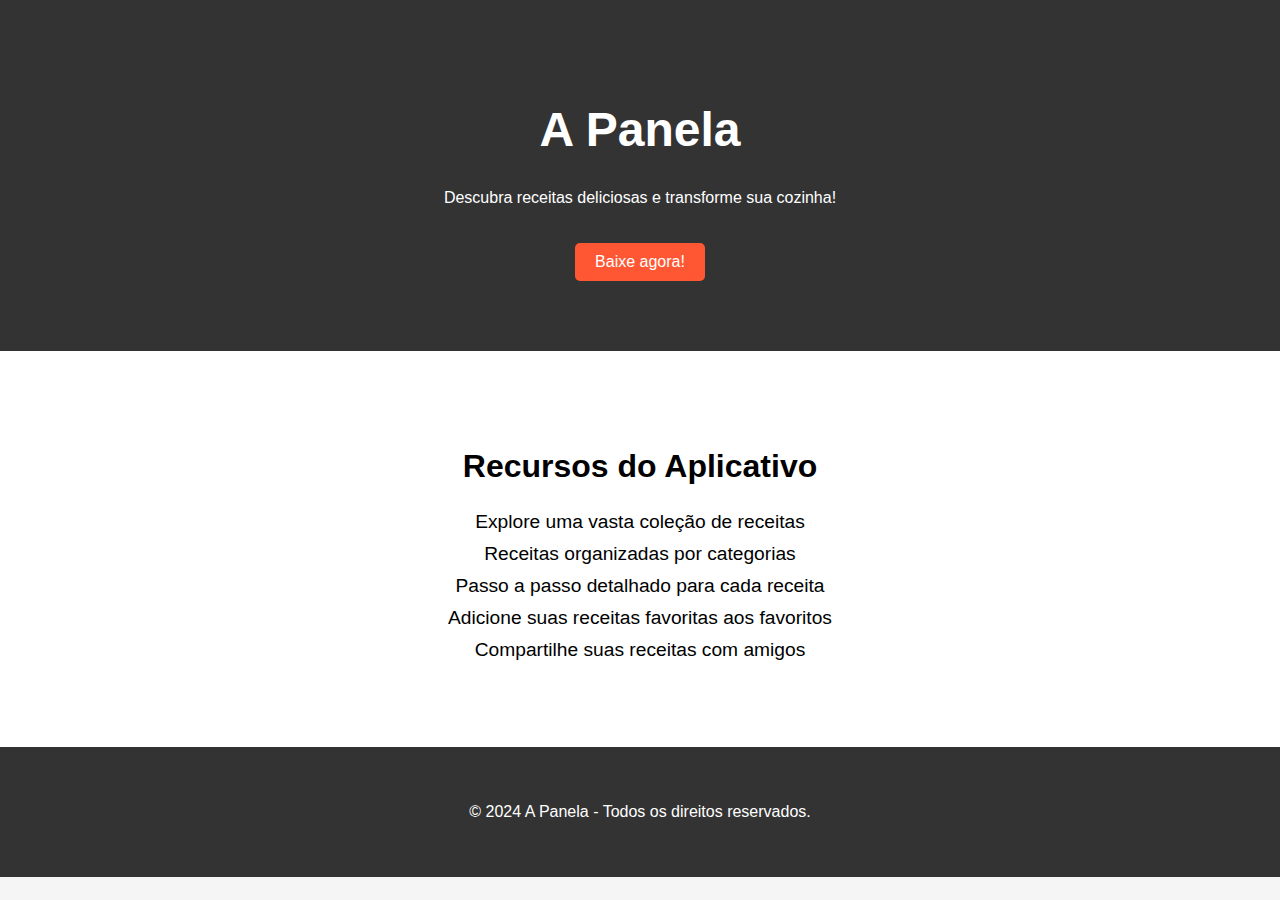
<file: index.html>
<!DOCTYPE html>
<html lang="pt-br">

<head>
    <meta charset="UTF-8">
    <meta name="viewport" content="width=device-width, initial-scale=1.0">
    <title>A Panela - Receitas Deliciosas</title>
    <link rel="stylesheet" href="style.css">
</head>

<body>
    <header>
        <div class="container">
            <h1>A Panela</h1>
            <p>Descubra receitas deliciosas e transforme sua cozinha!</p>
            <a href="https://play.google.com/store/apps/details?id=com.vertentedigital.apanela" class="btn-download">Baixe agora!</a>
        </div>
    </header>

    <section class="features">
        <div class="container">
            <h2>Recursos do Aplicativo</h2>
            <ul>
                <li>Explore uma vasta coleção de receitas</li>
                <li>Receitas organizadas por categorias</li>
                <li>Passo a passo detalhado para cada receita</li>
                <li>Adicione suas receitas favoritas aos favoritos</li>
                <li>Compartilhe suas receitas com amigos</li>
            </ul>
        </div>
    </section>

    <footer>
        <div class="container">
            <p>&copy; 2024 A Panela - Todos os direitos reservados.</p>
        </div>
    </footer>
</body>

</html>
</file>
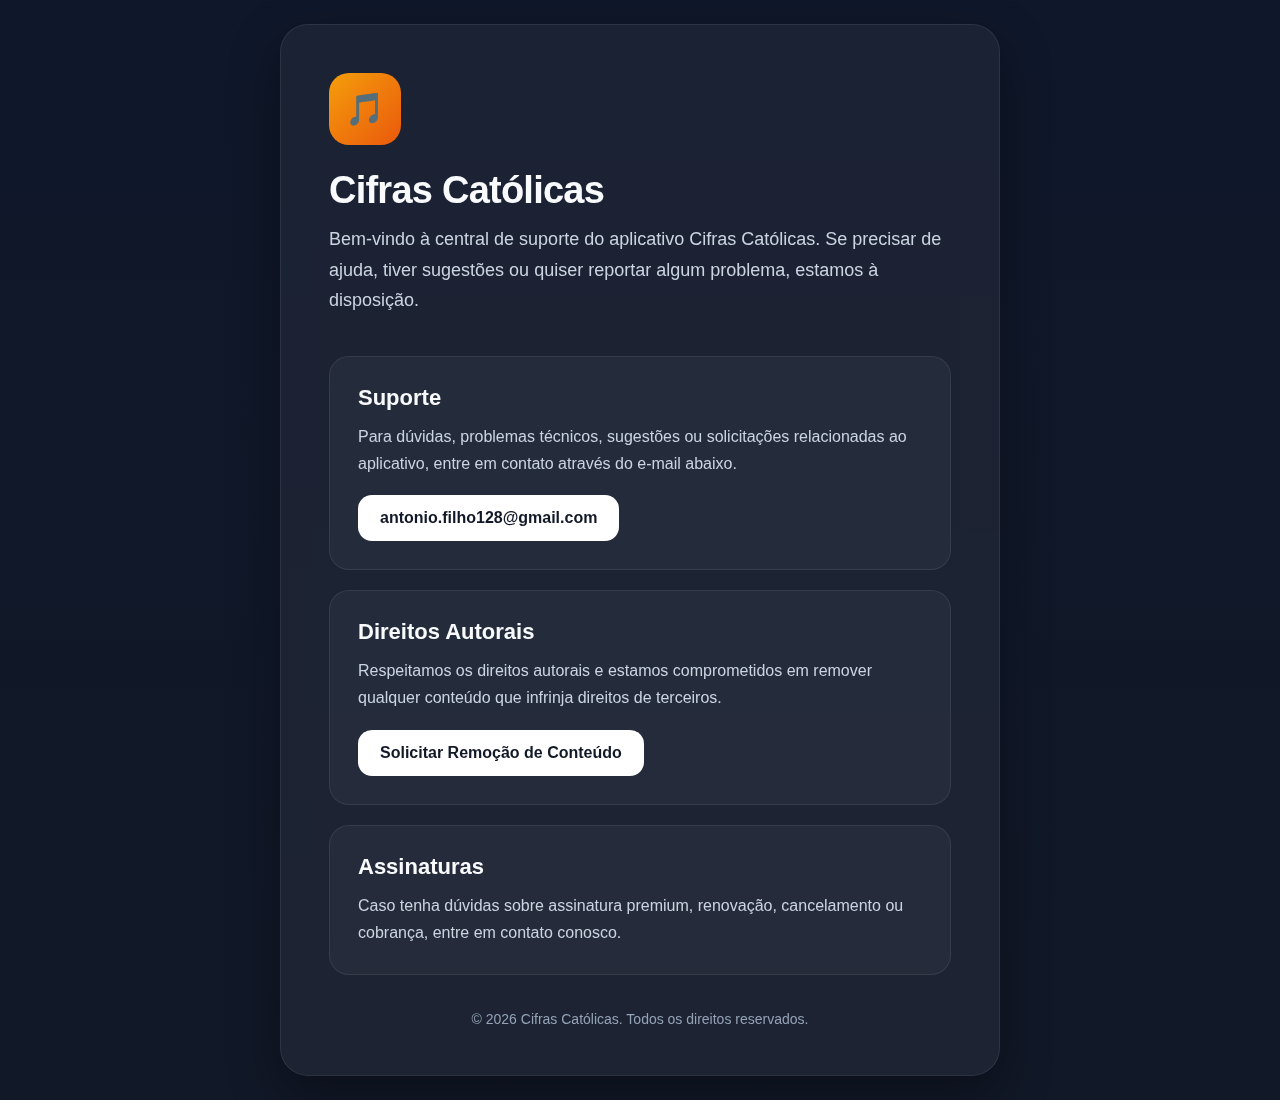
<file: cifras-catolicas-ios-support-page.html>
<!DOCTYPE html>
<html lang="pt-BR">
<head>
  <meta charset="UTF-8" />
  <meta name="viewport" content="width=device-width, initial-scale=1.0" />
  <title>Suporte - Cifras Católicas</title>
  <style>
    * {
      margin: 0;
      padding: 0;
      box-sizing: border-box;
    }

    body {
      font-family: -apple-system, BlinkMacSystemFont, "Segoe UI", Roboto, sans-serif;
      background: linear-gradient(180deg, #0f172a 0%, #111827 100%);
      color: #f8fafc;
      min-height: 100vh;
      display: flex;
      align-items: center;
      justify-content: center;
      padding: 24px;
    }

    .container {
      width: 100%;
      max-width: 720px;
      background: rgba(255, 255, 255, 0.05);
      backdrop-filter: blur(12px);
      border: 1px solid rgba(255, 255, 255, 0.08);
      border-radius: 28px;
      padding: 48px;
      box-shadow: 0 20px 50px rgba(0, 0, 0, 0.35);
    }

    .logo {
      width: 72px;
      height: 72px;
      border-radius: 20px;
      background: linear-gradient(135deg, #f59e0b, #ea580c);
      display: flex;
      align-items: center;
      justify-content: center;
      font-size: 32px;
      margin-bottom: 24px;
    }

    h1 {
      font-size: 38px;
      font-weight: 700;
      margin-bottom: 12px;
      letter-spacing: -0.02em;
    }

    .subtitle {
      color: #cbd5e1;
      font-size: 18px;
      line-height: 1.7;
      margin-bottom: 40px;
    }

    .card {
      background: rgba(255, 255, 255, 0.04);
      border: 1px solid rgba(255, 255, 255, 0.08);
      border-radius: 20px;
      padding: 28px;
      margin-bottom: 20px;
    }

    .card h2 {
      font-size: 22px;
      margin-bottom: 12px;
    }

    .card p {
      color: #cbd5e1;
      line-height: 1.7;
      font-size: 16px;
    }

    .button {
      display: inline-block;
      margin-top: 18px;
      background: #ffffff;
      color: #111827;
      text-decoration: none;
      padding: 14px 22px;
      border-radius: 14px;
      font-weight: 600;
      transition: all 0.2s ease;
    }

    .button:hover {
      transform: translateY(-2px);
      opacity: 0.95;
    }

    .footer {
      margin-top: 36px;
      text-align: center;
      color: #94a3b8;
      font-size: 14px;
    }

    @media (max-width: 640px) {
      .container {
        padding: 32px 24px;
      }

      h1 {
        font-size: 30px;
      }

      .subtitle {
        font-size: 16px;
      }
    }
  </style>
</head>
<body>
  <div class="container">
    <div class="logo">🎵</div>

    <h1>Cifras Católicas</h1>

    <p class="subtitle">
      Bem-vindo à central de suporte do aplicativo Cifras Católicas.
      Se precisar de ajuda, tiver sugestões ou quiser reportar algum problema,
      estamos à disposição.
    </p>

    <div class="card">
      <h2>Suporte</h2>
      <p>
        Para dúvidas, problemas técnicos, sugestões ou solicitações relacionadas ao aplicativo,
        entre em contato através do e-mail abaixo.
      </p>

      <a class="button" href="mailto:antonio.filho128@gmail.com">
        antonio.filho128@gmail.com
      </a>
    </div>

    <div class="card">
      <h2>Direitos Autorais</h2>
      <p>
        Respeitamos os direitos autorais e estamos comprometidos em remover qualquer conteúdo
        que infrinja direitos de terceiros.
      </p>

      <a class="button" href="mailto:antonio.filho128@gmail.com?subject=Solicitação%20de%20Remoção%20de%20Conteúdo">
        Solicitar Remoção de Conteúdo
      </a>
    </div>

    <div class="card">
      <h2>Assinaturas</h2>
      <p>
        Caso tenha dúvidas sobre assinatura premium, renovação, cancelamento ou cobrança,
        entre em contato conosco.
      </p>
    </div>

    <div class="footer">
      © 2026 Cifras Católicas. Todos os direitos reservados.
    </div>
  </div>
</body>
</html>
</file>
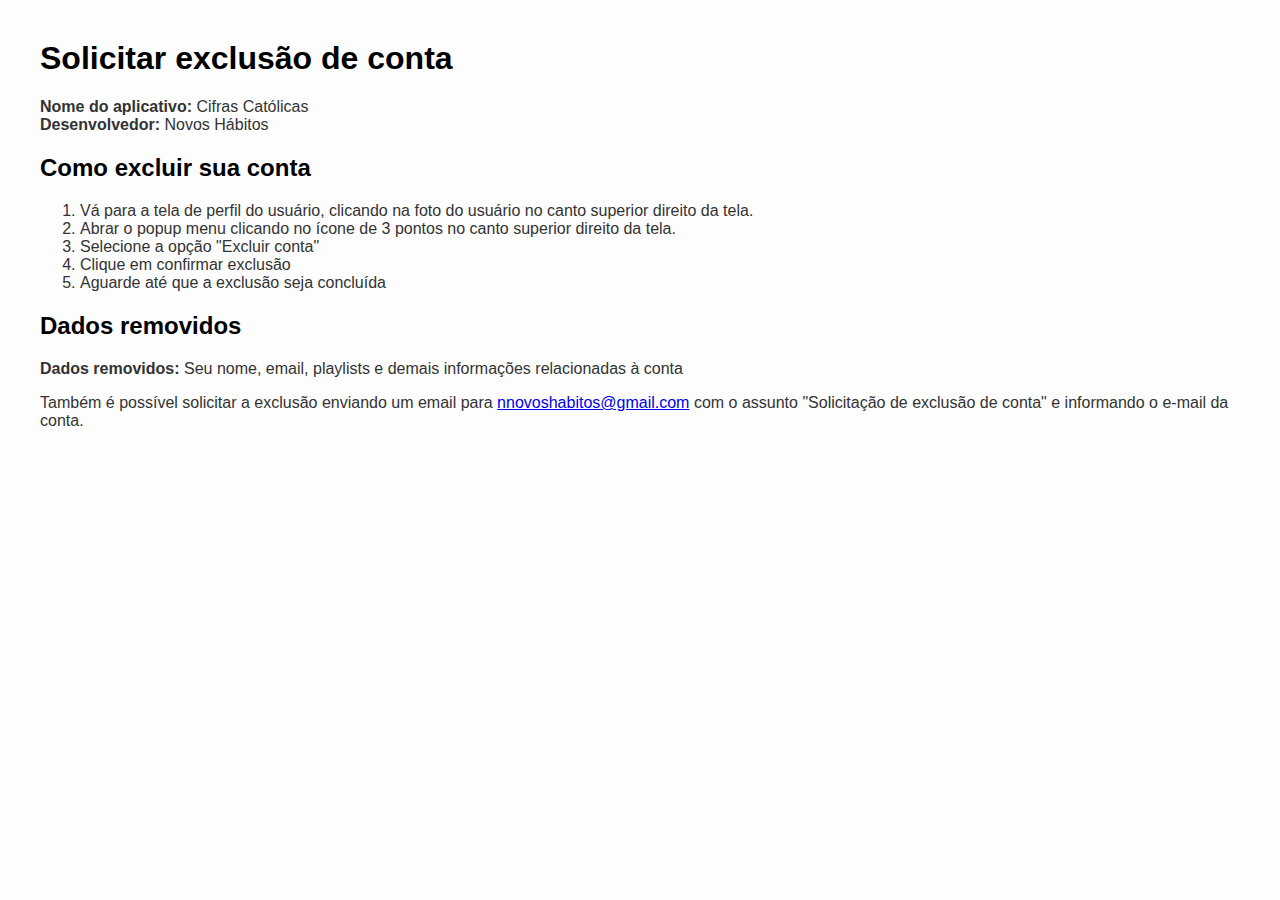
<file: delete-cifras-catolicas.html>
<!DOCTYPE html>
<html lang="pt-BR">
<head>
    <meta charset="UTF-8">
    <title>Solicitar exclusão de conta</title>
    <style>
        body {
            font-family: Arial, sans-serif;
            margin: 40px;
            background-color: #fdfdfd;
            color: #333;
        }
        h1, h2 {
            color: #000;
        }
        ul {
            padding-left: 20px;
        }
    </style>
</head>
<body>

    <h1>Solicitar exclusão de conta</h1>

    <p><strong>Nome do aplicativo:</strong> Cifras Católicas<br>
    <strong>Desenvolvedor:</strong> Novos Hábitos</p>

    <h2>Como excluir sua conta</h2>
    <ol>
        <li>Vá para a tela de perfil do usuário, clicando na foto do usuário no canto superior direito da tela.</li>
        <li>Abrar o popup menu clicando no ícone de 3 pontos no canto superior direito da tela.</li>
        <li>Selecione a opção "Excluir conta"</li>
        <li>Clique em confirmar exclusão</li>
        <li>Aguarde até que a exclusão seja concluída</li>
    </ol>

    <h2>Dados removidos</h2>
    <p><strong>Dados removidos:</strong> Seu nome, email, playlists e demais informações relacionadas à conta</p>

    <p>Também é possível solicitar a exclusão enviando um email para <a href="mailto:nnovoshabitos@gmail.com">nnovoshabitos@gmail.com</a> com o assunto "Solicitação de exclusão de conta" e informando o e-mail da conta.</p>

</body>
</html>
</file>
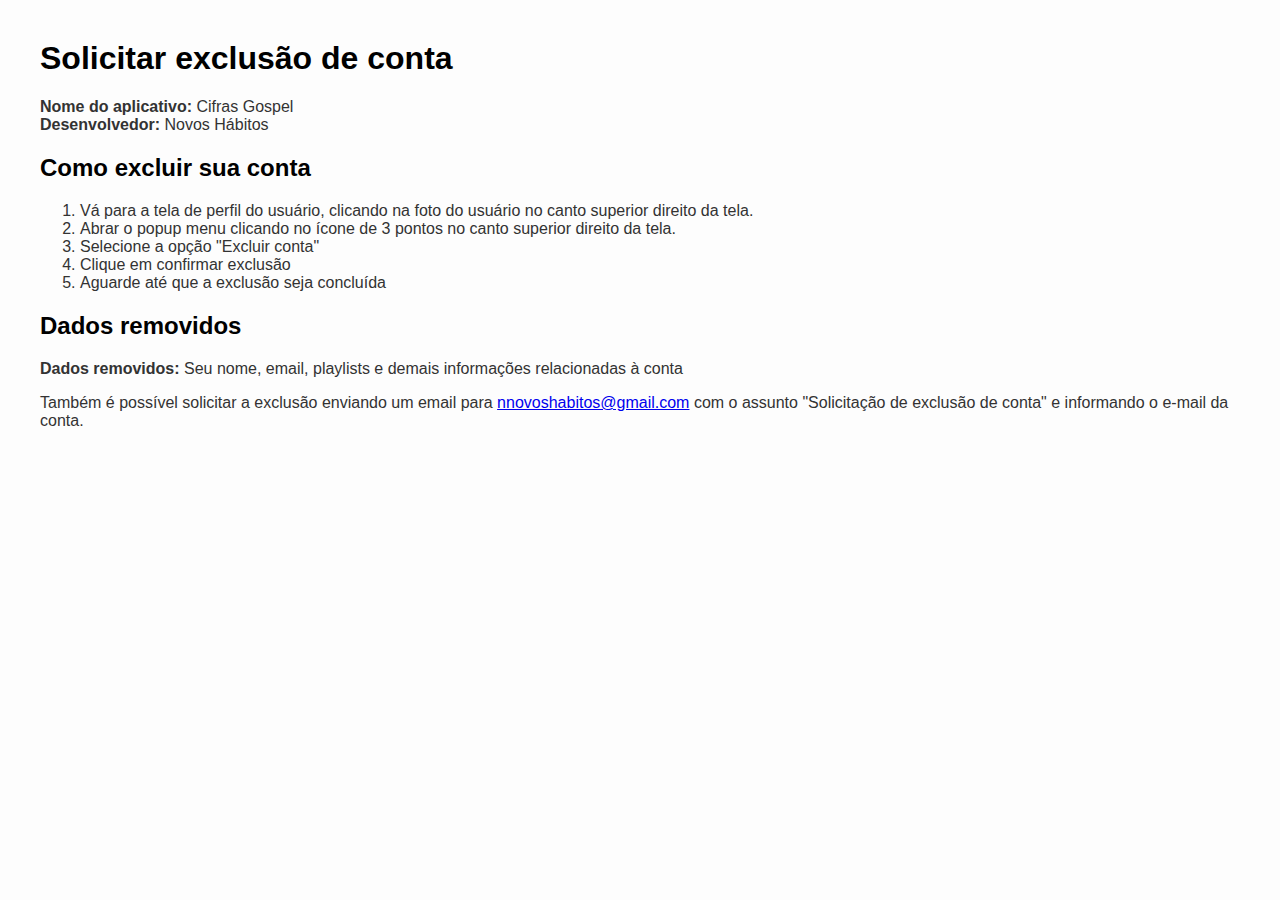
<file: delete-cifras-gospel.html>
<!DOCTYPE html>
<html lang="pt-BR">
<head>
    <meta charset="UTF-8">
    <title>Solicitar exclusão de conta</title>
    <style>
        body {
            font-family: Arial, sans-serif;
            margin: 40px;
            background-color: #fdfdfd;
            color: #333;
        }
        h1, h2 {
            color: #000;
        }
        ul {
            padding-left: 20px;
        }
    </style>
</head>
<body>

    <h1>Solicitar exclusão de conta</h1>

    <p><strong>Nome do aplicativo:</strong> Cifras Gospel<br>
    <strong>Desenvolvedor:</strong> Novos Hábitos</p>

    <h2>Como excluir sua conta</h2>
    <ol>
        <li>Vá para a tela de perfil do usuário, clicando na foto do usuário no canto superior direito da tela.</li>
        <li>Abrar o popup menu clicando no ícone de 3 pontos no canto superior direito da tela.</li>
        <li>Selecione a opção "Excluir conta"</li>
        <li>Clique em confirmar exclusão</li>
        <li>Aguarde até que a exclusão seja concluída</li>
    </ol>

    <h2>Dados removidos</h2>
    <p><strong>Dados removidos:</strong> Seu nome, email, playlists e demais informações relacionadas à conta</p>

    <p>Também é possível solicitar a exclusão enviando um email para <a href="mailto:nnovoshabitos@gmail.com">nnovoshabitos@gmail.com</a> com o assunto "Solicitação de exclusão de conta" e informando o e-mail da conta.</p>

</body>
</html>
</file>
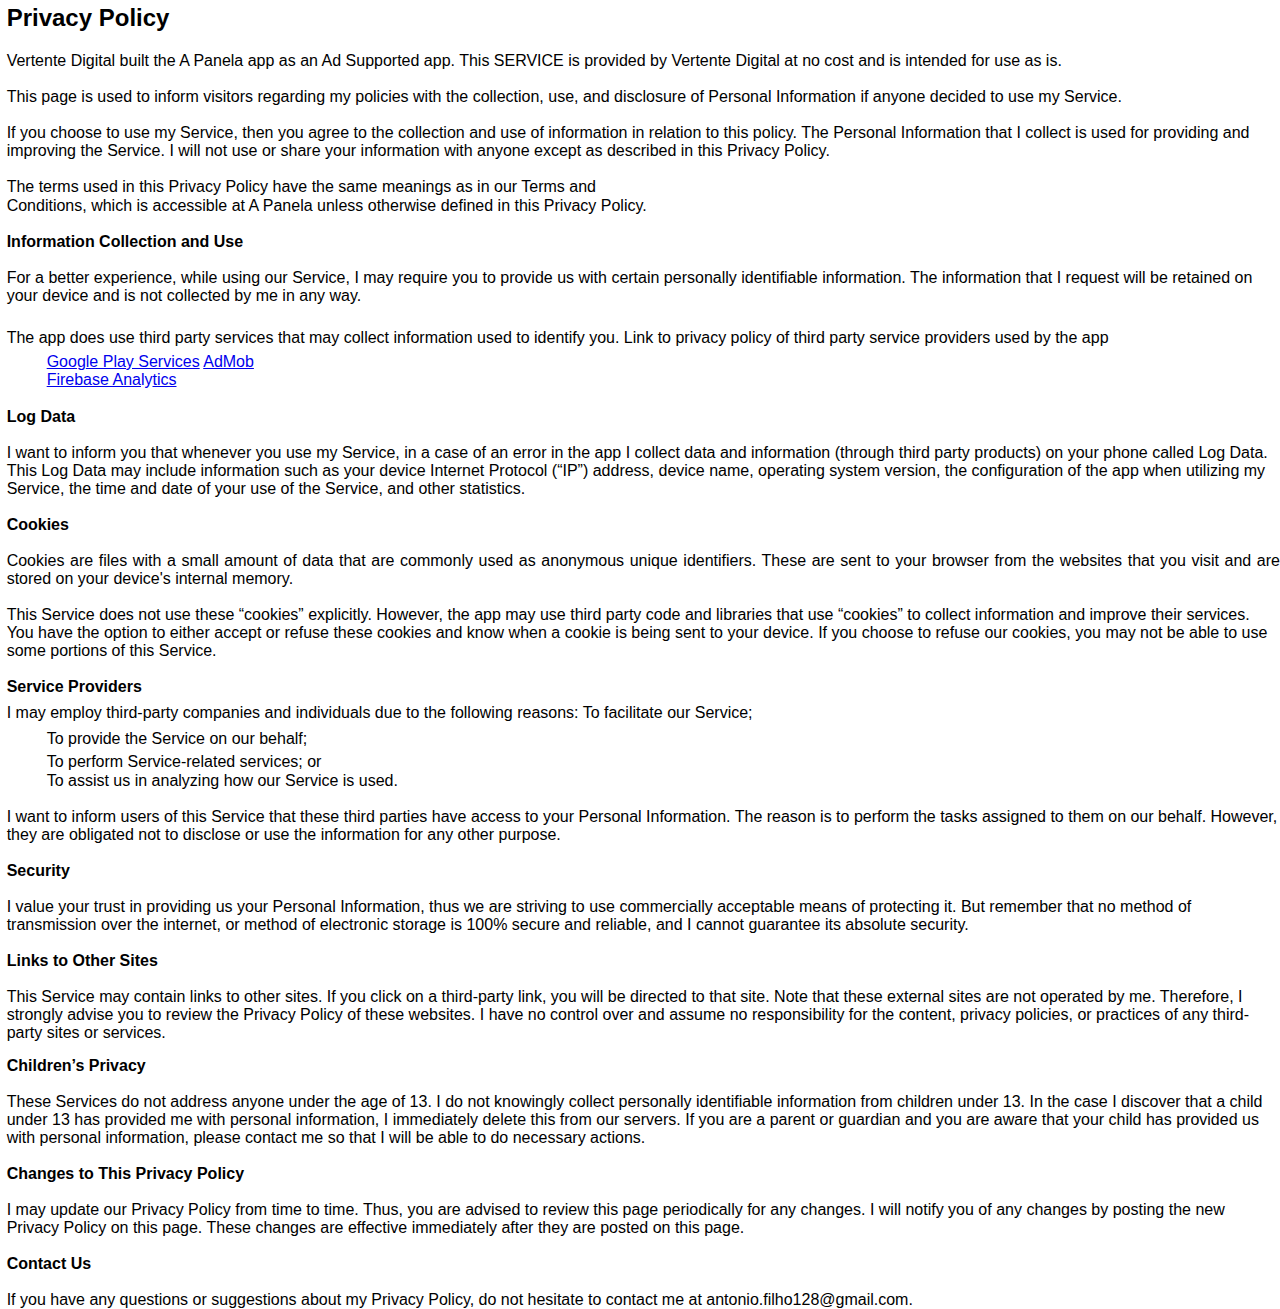
<file: privacy-policy-apanela.html>
<!DOCTYPE  html PUBLIC "-//W3C//DTD XHTML 1.0 Transitional//EN" "http://www.w3.org/TR/xhtml1/DTD/xhtml1-transitional.dtd">
<html xmlns="http://www.w3.org/1999/xhtml" xml:lang="en" lang="en"><head><meta http-equiv="Content-Type" content="text/html; charset=utf-8"/><title>file_1687438810718</title><style type="text/css"> * {margin:0; padding:0; text-indent:0; }
 h1 { color: black; font-family:Arial, sans-serif; font-style: normal; font-weight: bold; text-decoration: none; font-size: 18pt; }
 p { color: black; font-family:Arial, sans-serif; font-style: normal; font-weight: normal; text-decoration: none; font-size: 12pt; margin:0pt; }
 h2 { color: black; font-family:Arial, sans-serif; font-style: normal; font-weight: bold; text-decoration: none; font-size: 12pt; }
 .a, a { color: #0000ED; font-family:Arial, sans-serif; font-style: normal; font-weight: normal; text-decoration: underline; font-size: 12pt; }
 .s1 { color: #0000ED; font-family:Arial, sans-serif; font-style: normal; font-weight: normal; text-decoration: none; font-size: 12pt; }
 .s3 { color: black; font-family:Arial, sans-serif; font-style: normal; font-weight: normal; text-decoration: none; font-size: 12pt; }
</style></head><body><h1 style="padding-top: 3pt;padding-left: 5pt;text-indent: 0pt;text-align: left;">Privacy Policy</h1><p style="padding-top: 15pt;padding-left: 5pt;text-indent: 0pt;text-align: left;">Vertente Digital built the A Panela app as an Ad Supported app. This SERVICE is provided by Vertente Digital at no cost and is intended for use as is.</p><p style="text-indent: 0pt;text-align: left;"><br/></p><p style="padding-left: 5pt;text-indent: 0pt;text-align: left;">This page is used to inform visitors regarding my policies with the collection, use, and disclosure of Personal Information if anyone decided to use my Service.</p><p style="text-indent: 0pt;text-align: left;"><br/></p><p style="padding-left: 5pt;text-indent: 0pt;text-align: left;">If you choose to use my Service, then you agree to the collection and use of information in relation to this policy. The Personal Information that I collect is used for providing and</p><p style="padding-left: 5pt;text-indent: 0pt;text-align: left;">improving the Service. I will not use or share your information with anyone except as described in this Privacy Policy.</p><p style="text-indent: 0pt;text-align: left;"><br/></p><p style="padding-left: 5pt;text-indent: 0pt;line-height: 14pt;text-align: left;">The terms used in this Privacy Policy have the same meanings as in our Terms and</p><p style="padding-left: 5pt;text-indent: 0pt;line-height: 14pt;text-align: left;">Conditions, which is accessible at A Panela unless otherwise defined in this Privacy Policy.</p><p style="text-indent: 0pt;text-align: left;"><br/></p><h2 style="padding-left: 5pt;text-indent: 0pt;text-align: left;">Information Collection and Use</h2><p style="text-indent: 0pt;text-align: left;"><br/></p><p style="padding-left: 5pt;text-indent: 0pt;text-align: left;">For a better experience, while using our Service, I may require you to provide us with certain personally identifiable information. The information that I request will be retained on your device and is not collected by me in any way.</p><p style="text-indent: 0pt;text-align: left;"><br/></p><p style="padding-left: 5pt;text-indent: 0pt;line-height: 185%;text-align: left;">The app does use third party services that may collect information used to identify you. Link to privacy policy of third party service providers used by the app</p><p style="text-indent: 0pt;text-align: left;"/><p style="text-indent: 0pt;text-align: left;"/><p style="padding-left: 35pt;text-indent: 0pt;text-align: left;"><a href="https://www.google.com/policies/privacy/" class="a" target="_blank">Goo</a><a href="https://www.google.com/policies/privacy/" class="s1" target="_blank">g</a><a href="https://www.google.com/policies/privacy/" class="a" target="_blank">le Play Services</a><a href="https://support.google.com/admob/answer/6128543?hl=en" class="s1" target="_blank"> </a><a href="https://support.google.com/admob/answer/6128543?hl=en" target="_blank">AdMob</a></p><p style="text-indent: 0pt;text-align: left;"/><p style="padding-left: 35pt;text-indent: 0pt;line-height: 14pt;text-align: left;"><a href="https://firebase.google.com/policies/analytics" class="a" target="_blank">Firebase Ana</a><a href="https://firebase.google.com/policies/analytics" class="s1" target="_blank">ly</a><a href="https://firebase.google.com/policies/analytics" target="_blank">tics</a></p><p style="text-indent: 0pt;text-align: left;"><br/></p><h2 style="padding-left: 5pt;text-indent: 0pt;text-align: left;">Log Data</h2><p style="text-indent: 0pt;text-align: left;"><br/></p><p style="padding-left: 5pt;text-indent: 0pt;text-align: left;">I want to inform you that whenever you use my Service, in a case of an error in the app I collect data and information (through third party products) on your phone called Log Data. This Log Data may include information such as your device Internet Protocol (“IP”) address, device name, operating system version, the configuration of the app when utilizing my Service, the time and date of your use of the Service, and other statistics.</p><p style="text-indent: 0pt;text-align: left;"><br/></p><h2 style="padding-left: 5pt;text-indent: 0pt;text-align: left;">Cookies</h2><p style="text-indent: 0pt;text-align: left;"><br/></p><p style="padding-left: 5pt;text-indent: 0pt;text-align: justify;">Cookies are files with a small amount of data that are commonly used as anonymous unique identifiers. These are sent to your browser from the websites that you visit and are stored on your device&#39;s internal memory.</p><p style="text-indent: 0pt;text-align: left;"><br/></p><p style="padding-left: 5pt;text-indent: 0pt;text-align: left;">This Service does not use these “cookies” explicitly. However, the app may use third party code and libraries that use “cookies” to collect information and improve their services. You have the option to either accept or refuse these cookies and know when a cookie is being sent to your device. If you choose to refuse our cookies, you may not be able to use some portions of this Service.</p><p style="text-indent: 0pt;text-align: left;"><br/></p><h2 style="padding-left: 5pt;text-indent: 0pt;text-align: left;">Service Providers</h2><p style="text-indent: 0pt;text-align: left;"/><p style="padding-left: 35pt;text-indent: -30pt;line-height: 26pt;text-align: left;">I may employ third-party companies and individuals due to the following reasons: To facilitate our Service;</p><p style="text-indent: 0pt;text-align: left;"/><p style="padding-left: 35pt;text-indent: 0pt;line-height: 14pt;text-align: left;">To provide the Service on our behalf;</p><p style="text-indent: 0pt;text-align: left;"/><p style="padding-top: 3pt;padding-left: 35pt;text-indent: 0pt;line-height: 14pt;text-align: left;">To perform Service-related services; or</p><p style="text-indent: 0pt;text-align: left;"/><p style="padding-left: 35pt;text-indent: 0pt;line-height: 14pt;text-align: left;">To assist us in analyzing how our Service is used.</p><p style="text-indent: 0pt;text-align: left;"><br/></p><p style="padding-left: 5pt;text-indent: 0pt;text-align: left;">I want to inform users of this Service that these third parties have access to your Personal Information. The reason is to perform the tasks assigned to them on our behalf. However, they are obligated not to disclose or use the information for any other purpose.</p><p style="text-indent: 0pt;text-align: left;"><br/></p><h2 style="padding-left: 5pt;text-indent: 0pt;text-align: left;">Security</h2><p style="text-indent: 0pt;text-align: left;"><br/></p><p style="padding-left: 5pt;text-indent: 0pt;text-align: left;">I value your trust in providing us your Personal Information, thus we are striving to use commercially acceptable means of protecting it. But remember that no method of transmission over the internet, or method of electronic storage is 100% secure and reliable, and I cannot guarantee its absolute security.</p><p style="text-indent: 0pt;text-align: left;"><br/></p><h2 style="padding-left: 5pt;text-indent: 0pt;text-align: left;">Links to Other Sites</h2><p style="text-indent: 0pt;text-align: left;"><br/></p><p style="padding-left: 5pt;text-indent: 0pt;text-align: left;">This Service may contain links to other sites. If you click on a third-party link, you will be directed to that site. Note that these external sites are not operated by me. Therefore, I strongly advise you to review the Privacy Policy of these websites. I have no control over and assume no responsibility for the content, privacy policies, or practices of any third-party sites or services.</p><h2 style="padding-top: 11pt;padding-left: 5pt;text-indent: 0pt;text-align: left;">Children’s Privacy</h2><p style="text-indent: 0pt;text-align: left;"><br/></p><p style="padding-left: 5pt;text-indent: 0pt;text-align: left;">These Services do not address anyone under the age of 13. I do not knowingly collect personally identifiable information from children under 13. In the case I discover that a child under 13 has provided me with personal information, I immediately delete this from our servers. If you are a parent or guardian and you are aware that your child has provided us with personal information, please contact me so that I will be able to do necessary actions.</p><p style="text-indent: 0pt;text-align: left;"><br/></p><h2 style="padding-left: 5pt;text-indent: 0pt;text-align: left;">Changes to This Privacy Policy</h2><p style="text-indent: 0pt;text-align: left;"><br/></p><p style="padding-left: 5pt;text-indent: 0pt;text-align: left;">I may update our Privacy Policy from time to time. Thus, you are advised to review this page periodically for any changes. I will notify you of any changes by posting the new Privacy Policy on this page. These changes are effective immediately after they are posted on this page.</p><p style="text-indent: 0pt;text-align: left;"><br/></p><h2 style="padding-left: 5pt;text-indent: 0pt;text-align: left;">Contact Us</h2><p style="text-indent: 0pt;text-align: left;"><br/></p><p style="padding-left: 5pt;text-indent: 0pt;text-align: left;"><a href="mailto:antonio.filho128@gmail.com" class="s3" target="_blank">If you have any questions or suggestions about my Privacy Policy, do not hesitate to contact me at antonio.filho128@gmail.com.</a></p></body></html>
</file>
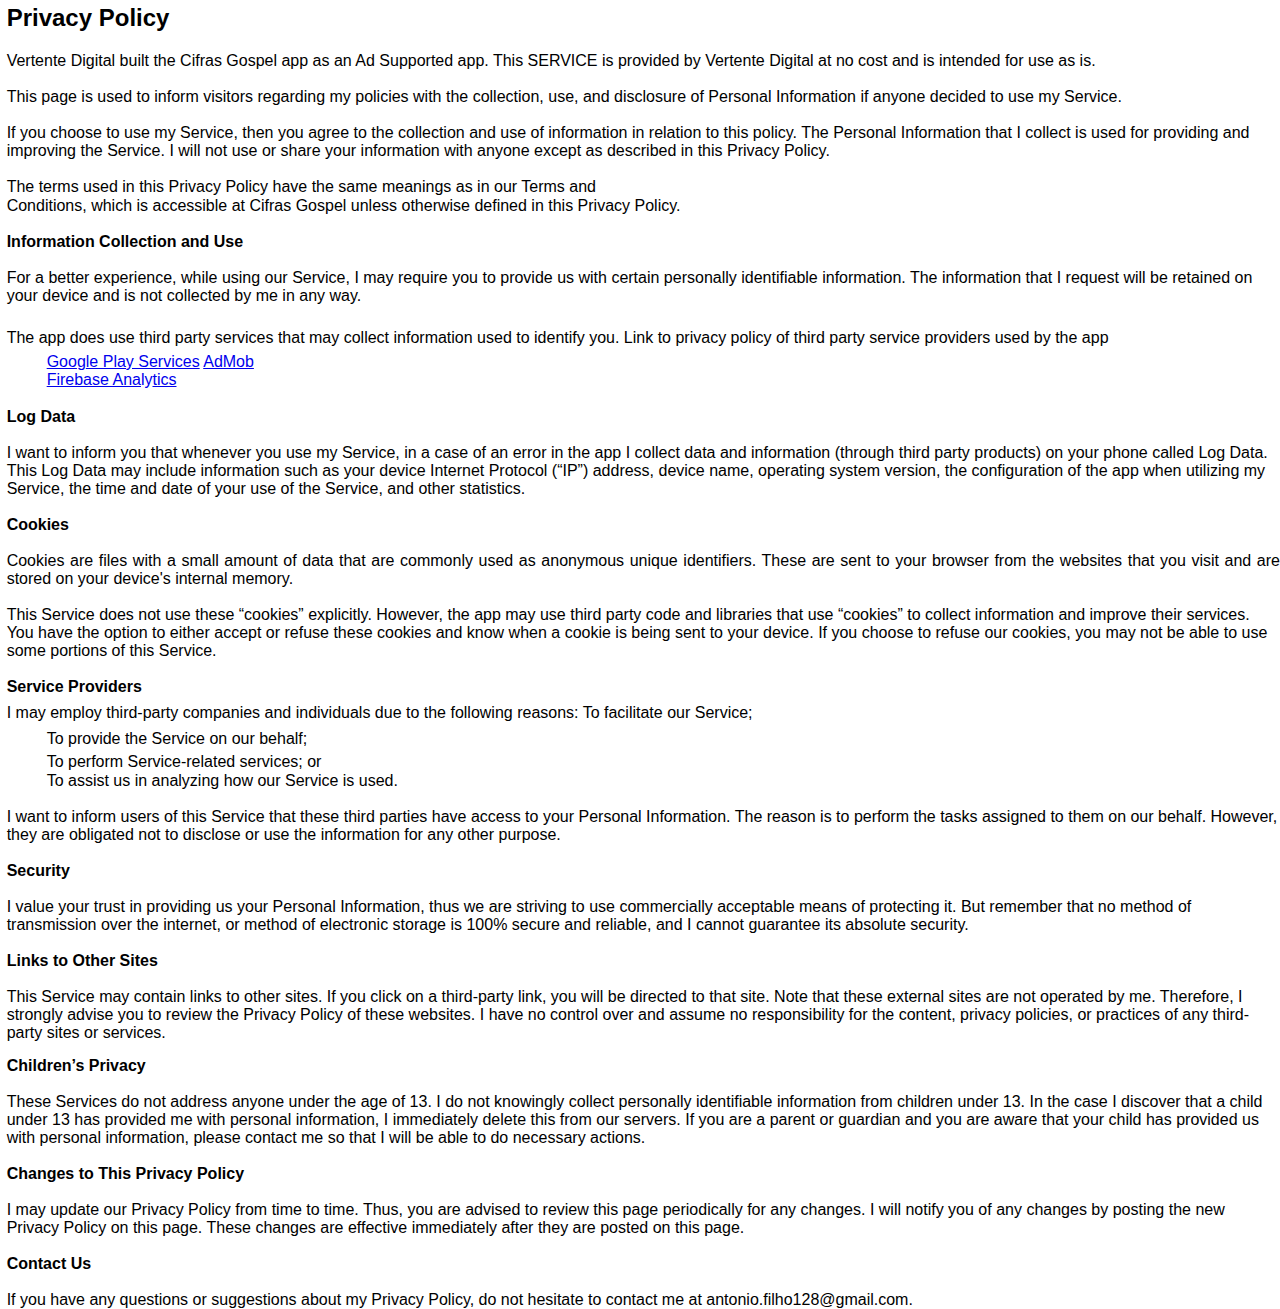
<file: privacy-policy-cifras-gospel.html>
<!DOCTYPE  html PUBLIC "-//W3C//DTD XHTML 1.0 Transitional//EN" "http://www.w3.org/TR/xhtml1/DTD/xhtml1-transitional.dtd">
<html xmlns="http://www.w3.org/1999/xhtml" xml:lang="en" lang="en"><head><meta http-equiv="Content-Type" content="text/html; charset=utf-8"/><title>file_1687438810718</title><style type="text/css"> * {margin:0; padding:0; text-indent:0; }
 h1 { color: black; font-family:Arial, sans-serif; font-style: normal; font-weight: bold; text-decoration: none; font-size: 18pt; }
 p { color: black; font-family:Arial, sans-serif; font-style: normal; font-weight: normal; text-decoration: none; font-size: 12pt; margin:0pt; }
 h2 { color: black; font-family:Arial, sans-serif; font-style: normal; font-weight: bold; text-decoration: none; font-size: 12pt; }
 .a, a { color: #0000ED; font-family:Arial, sans-serif; font-style: normal; font-weight: normal; text-decoration: underline; font-size: 12pt; }
 .s1 { color: #0000ED; font-family:Arial, sans-serif; font-style: normal; font-weight: normal; text-decoration: none; font-size: 12pt; }
 .s3 { color: black; font-family:Arial, sans-serif; font-style: normal; font-weight: normal; text-decoration: none; font-size: 12pt; }
</style></head><body><h1 style="padding-top: 3pt;padding-left: 5pt;text-indent: 0pt;text-align: left;">Privacy Policy</h1><p style="padding-top: 15pt;padding-left: 5pt;text-indent: 0pt;text-align: left;">Vertente Digital built the Cifras Gospel app as an Ad Supported app. This SERVICE is provided by Vertente Digital at no cost and is intended for use as is.</p><p style="text-indent: 0pt;text-align: left;"><br/></p><p style="padding-left: 5pt;text-indent: 0pt;text-align: left;">This page is used to inform visitors regarding my policies with the collection, use, and disclosure of Personal Information if anyone decided to use my Service.</p><p style="text-indent: 0pt;text-align: left;"><br/></p><p style="padding-left: 5pt;text-indent: 0pt;text-align: left;">If you choose to use my Service, then you agree to the collection and use of information in relation to this policy. The Personal Information that I collect is used for providing and</p><p style="padding-left: 5pt;text-indent: 0pt;text-align: left;">improving the Service. I will not use or share your information with anyone except as described in this Privacy Policy.</p><p style="text-indent: 0pt;text-align: left;"><br/></p><p style="padding-left: 5pt;text-indent: 0pt;line-height: 14pt;text-align: left;">The terms used in this Privacy Policy have the same meanings as in our Terms and</p><p style="padding-left: 5pt;text-indent: 0pt;line-height: 14pt;text-align: left;">Conditions, which is accessible at Cifras Gospel unless otherwise defined in this Privacy Policy.</p><p style="text-indent: 0pt;text-align: left;"><br/></p><h2 style="padding-left: 5pt;text-indent: 0pt;text-align: left;">Information Collection and Use</h2><p style="text-indent: 0pt;text-align: left;"><br/></p><p style="padding-left: 5pt;text-indent: 0pt;text-align: left;">For a better experience, while using our Service, I may require you to provide us with certain personally identifiable information. The information that I request will be retained on your device and is not collected by me in any way.</p><p style="text-indent: 0pt;text-align: left;"><br/></p><p style="padding-left: 5pt;text-indent: 0pt;line-height: 185%;text-align: left;">The app does use third party services that may collect information used to identify you. Link to privacy policy of third party service providers used by the app</p><p style="text-indent: 0pt;text-align: left;"/><p style="text-indent: 0pt;text-align: left;"/><p style="padding-left: 35pt;text-indent: 0pt;text-align: left;"><a href="https://www.google.com/policies/privacy/" class="a" target="_blank">Goo</a><a href="https://www.google.com/policies/privacy/" class="s1" target="_blank">g</a><a href="https://www.google.com/policies/privacy/" class="a" target="_blank">le Play Services</a><a href="https://support.google.com/admob/answer/6128543?hl=en" class="s1" target="_blank"> </a><a href="https://support.google.com/admob/answer/6128543?hl=en" target="_blank">AdMob</a></p><p style="text-indent: 0pt;text-align: left;"/><p style="padding-left: 35pt;text-indent: 0pt;line-height: 14pt;text-align: left;"><a href="https://firebase.google.com/policies/analytics" class="a" target="_blank">Firebase Ana</a><a href="https://firebase.google.com/policies/analytics" class="s1" target="_blank">ly</a><a href="https://firebase.google.com/policies/analytics" target="_blank">tics</a></p><p style="text-indent: 0pt;text-align: left;"><br/></p><h2 style="padding-left: 5pt;text-indent: 0pt;text-align: left;">Log Data</h2><p style="text-indent: 0pt;text-align: left;"><br/></p><p style="padding-left: 5pt;text-indent: 0pt;text-align: left;">I want to inform you that whenever you use my Service, in a case of an error in the app I collect data and information (through third party products) on your phone called Log Data. This Log Data may include information such as your device Internet Protocol (“IP”) address, device name, operating system version, the configuration of the app when utilizing my Service, the time and date of your use of the Service, and other statistics.</p><p style="text-indent: 0pt;text-align: left;"><br/></p><h2 style="padding-left: 5pt;text-indent: 0pt;text-align: left;">Cookies</h2><p style="text-indent: 0pt;text-align: left;"><br/></p><p style="padding-left: 5pt;text-indent: 0pt;text-align: justify;">Cookies are files with a small amount of data that are commonly used as anonymous unique identifiers. These are sent to your browser from the websites that you visit and are stored on your device&#39;s internal memory.</p><p style="text-indent: 0pt;text-align: left;"><br/></p><p style="padding-left: 5pt;text-indent: 0pt;text-align: left;">This Service does not use these “cookies” explicitly. However, the app may use third party code and libraries that use “cookies” to collect information and improve their services. You have the option to either accept or refuse these cookies and know when a cookie is being sent to your device. If you choose to refuse our cookies, you may not be able to use some portions of this Service.</p><p style="text-indent: 0pt;text-align: left;"><br/></p><h2 style="padding-left: 5pt;text-indent: 0pt;text-align: left;">Service Providers</h2><p style="text-indent: 0pt;text-align: left;"/><p style="padding-left: 35pt;text-indent: -30pt;line-height: 26pt;text-align: left;">I may employ third-party companies and individuals due to the following reasons: To facilitate our Service;</p><p style="text-indent: 0pt;text-align: left;"/><p style="padding-left: 35pt;text-indent: 0pt;line-height: 14pt;text-align: left;">To provide the Service on our behalf;</p><p style="text-indent: 0pt;text-align: left;"/><p style="padding-top: 3pt;padding-left: 35pt;text-indent: 0pt;line-height: 14pt;text-align: left;">To perform Service-related services; or</p><p style="text-indent: 0pt;text-align: left;"/><p style="padding-left: 35pt;text-indent: 0pt;line-height: 14pt;text-align: left;">To assist us in analyzing how our Service is used.</p><p style="text-indent: 0pt;text-align: left;"><br/></p><p style="padding-left: 5pt;text-indent: 0pt;text-align: left;">I want to inform users of this Service that these third parties have access to your Personal Information. The reason is to perform the tasks assigned to them on our behalf. However, they are obligated not to disclose or use the information for any other purpose.</p><p style="text-indent: 0pt;text-align: left;"><br/></p><h2 style="padding-left: 5pt;text-indent: 0pt;text-align: left;">Security</h2><p style="text-indent: 0pt;text-align: left;"><br/></p><p style="padding-left: 5pt;text-indent: 0pt;text-align: left;">I value your trust in providing us your Personal Information, thus we are striving to use commercially acceptable means of protecting it. But remember that no method of transmission over the internet, or method of electronic storage is 100% secure and reliable, and I cannot guarantee its absolute security.</p><p style="text-indent: 0pt;text-align: left;"><br/></p><h2 style="padding-left: 5pt;text-indent: 0pt;text-align: left;">Links to Other Sites</h2><p style="text-indent: 0pt;text-align: left;"><br/></p><p style="padding-left: 5pt;text-indent: 0pt;text-align: left;">This Service may contain links to other sites. If you click on a third-party link, you will be directed to that site. Note that these external sites are not operated by me. Therefore, I strongly advise you to review the Privacy Policy of these websites. I have no control over and assume no responsibility for the content, privacy policies, or practices of any third-party sites or services.</p><h2 style="padding-top: 11pt;padding-left: 5pt;text-indent: 0pt;text-align: left;">Children’s Privacy</h2><p style="text-indent: 0pt;text-align: left;"><br/></p><p style="padding-left: 5pt;text-indent: 0pt;text-align: left;">These Services do not address anyone under the age of 13. I do not knowingly collect personally identifiable information from children under 13. In the case I discover that a child under 13 has provided me with personal information, I immediately delete this from our servers. If you are a parent or guardian and you are aware that your child has provided us with personal information, please contact me so that I will be able to do necessary actions.</p><p style="text-indent: 0pt;text-align: left;"><br/></p><h2 style="padding-left: 5pt;text-indent: 0pt;text-align: left;">Changes to This Privacy Policy</h2><p style="text-indent: 0pt;text-align: left;"><br/></p><p style="padding-left: 5pt;text-indent: 0pt;text-align: left;">I may update our Privacy Policy from time to time. Thus, you are advised to review this page periodically for any changes. I will notify you of any changes by posting the new Privacy Policy on this page. These changes are effective immediately after they are posted on this page.</p><p style="text-indent: 0pt;text-align: left;"><br/></p><h2 style="padding-left: 5pt;text-indent: 0pt;text-align: left;">Contact Us</h2><p style="text-indent: 0pt;text-align: left;"><br/></p><p style="padding-left: 5pt;text-indent: 0pt;text-align: left;"><a href="mailto:antonio.filho128@gmail.com" class="s3" target="_blank">If you have any questions or suggestions about my Privacy Policy, do not hesitate to contact me at antonio.filho128@gmail.com.</a></p></body></html>
</file>
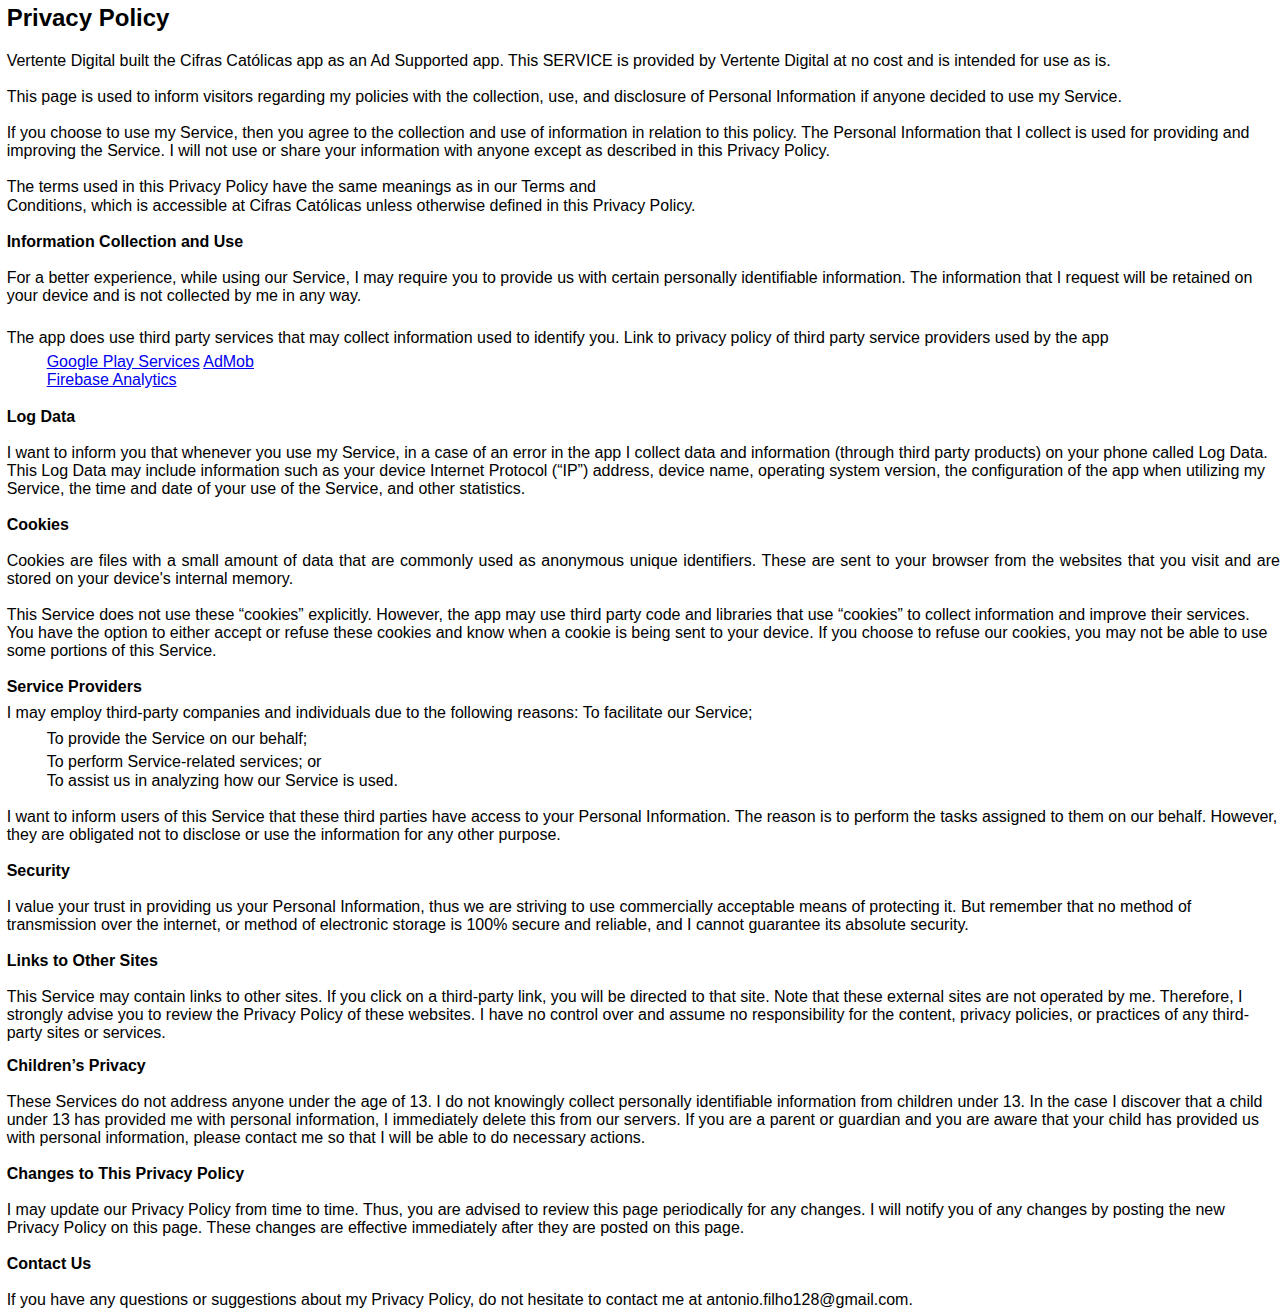
<file: privacy-policy-cifras.html>
<!DOCTYPE  html PUBLIC "-//W3C//DTD XHTML 1.0 Transitional//EN" "http://www.w3.org/TR/xhtml1/DTD/xhtml1-transitional.dtd">
<html xmlns="http://www.w3.org/1999/xhtml" xml:lang="en" lang="en"><head><meta http-equiv="Content-Type" content="text/html; charset=utf-8"/><title>file_1687438810718</title><style type="text/css"> * {margin:0; padding:0; text-indent:0; }
 h1 { color: black; font-family:Arial, sans-serif; font-style: normal; font-weight: bold; text-decoration: none; font-size: 18pt; }
 p { color: black; font-family:Arial, sans-serif; font-style: normal; font-weight: normal; text-decoration: none; font-size: 12pt; margin:0pt; }
 h2 { color: black; font-family:Arial, sans-serif; font-style: normal; font-weight: bold; text-decoration: none; font-size: 12pt; }
 .a, a { color: #0000ED; font-family:Arial, sans-serif; font-style: normal; font-weight: normal; text-decoration: underline; font-size: 12pt; }
 .s1 { color: #0000ED; font-family:Arial, sans-serif; font-style: normal; font-weight: normal; text-decoration: none; font-size: 12pt; }
 .s3 { color: black; font-family:Arial, sans-serif; font-style: normal; font-weight: normal; text-decoration: none; font-size: 12pt; }
</style></head><body><h1 style="padding-top: 3pt;padding-left: 5pt;text-indent: 0pt;text-align: left;">Privacy Policy</h1><p style="padding-top: 15pt;padding-left: 5pt;text-indent: 0pt;text-align: left;">Vertente Digital built the Cifras Católicas app as an Ad Supported app. This SERVICE is provided by Vertente Digital at no cost and is intended for use as is.</p><p style="text-indent: 0pt;text-align: left;"><br/></p><p style="padding-left: 5pt;text-indent: 0pt;text-align: left;">This page is used to inform visitors regarding my policies with the collection, use, and disclosure of Personal Information if anyone decided to use my Service.</p><p style="text-indent: 0pt;text-align: left;"><br/></p><p style="padding-left: 5pt;text-indent: 0pt;text-align: left;">If you choose to use my Service, then you agree to the collection and use of information in relation to this policy. The Personal Information that I collect is used for providing and</p><p style="padding-left: 5pt;text-indent: 0pt;text-align: left;">improving the Service. I will not use or share your information with anyone except as described in this Privacy Policy.</p><p style="text-indent: 0pt;text-align: left;"><br/></p><p style="padding-left: 5pt;text-indent: 0pt;line-height: 14pt;text-align: left;">The terms used in this Privacy Policy have the same meanings as in our Terms and</p><p style="padding-left: 5pt;text-indent: 0pt;line-height: 14pt;text-align: left;">Conditions, which is accessible at Cifras Católicas unless otherwise defined in this Privacy Policy.</p><p style="text-indent: 0pt;text-align: left;"><br/></p><h2 style="padding-left: 5pt;text-indent: 0pt;text-align: left;">Information Collection and Use</h2><p style="text-indent: 0pt;text-align: left;"><br/></p><p style="padding-left: 5pt;text-indent: 0pt;text-align: left;">For a better experience, while using our Service, I may require you to provide us with certain personally identifiable information. The information that I request will be retained on your device and is not collected by me in any way.</p><p style="text-indent: 0pt;text-align: left;"><br/></p><p style="padding-left: 5pt;text-indent: 0pt;line-height: 185%;text-align: left;">The app does use third party services that may collect information used to identify you. Link to privacy policy of third party service providers used by the app</p><p style="text-indent: 0pt;text-align: left;"/><p style="text-indent: 0pt;text-align: left;"/><p style="padding-left: 35pt;text-indent: 0pt;text-align: left;"><a href="https://www.google.com/policies/privacy/" class="a" target="_blank">Goo</a><a href="https://www.google.com/policies/privacy/" class="s1" target="_blank">g</a><a href="https://www.google.com/policies/privacy/" class="a" target="_blank">le Play Services</a><a href="https://support.google.com/admob/answer/6128543?hl=en" class="s1" target="_blank"> </a><a href="https://support.google.com/admob/answer/6128543?hl=en" target="_blank">AdMob</a></p><p style="text-indent: 0pt;text-align: left;"/><p style="padding-left: 35pt;text-indent: 0pt;line-height: 14pt;text-align: left;"><a href="https://firebase.google.com/policies/analytics" class="a" target="_blank">Firebase Ana</a><a href="https://firebase.google.com/policies/analytics" class="s1" target="_blank">ly</a><a href="https://firebase.google.com/policies/analytics" target="_blank">tics</a></p><p style="text-indent: 0pt;text-align: left;"><br/></p><h2 style="padding-left: 5pt;text-indent: 0pt;text-align: left;">Log Data</h2><p style="text-indent: 0pt;text-align: left;"><br/></p><p style="padding-left: 5pt;text-indent: 0pt;text-align: left;">I want to inform you that whenever you use my Service, in a case of an error in the app I collect data and information (through third party products) on your phone called Log Data. This Log Data may include information such as your device Internet Protocol (“IP”) address, device name, operating system version, the configuration of the app when utilizing my Service, the time and date of your use of the Service, and other statistics.</p><p style="text-indent: 0pt;text-align: left;"><br/></p><h2 style="padding-left: 5pt;text-indent: 0pt;text-align: left;">Cookies</h2><p style="text-indent: 0pt;text-align: left;"><br/></p><p style="padding-left: 5pt;text-indent: 0pt;text-align: justify;">Cookies are files with a small amount of data that are commonly used as anonymous unique identifiers. These are sent to your browser from the websites that you visit and are stored on your device&#39;s internal memory.</p><p style="text-indent: 0pt;text-align: left;"><br/></p><p style="padding-left: 5pt;text-indent: 0pt;text-align: left;">This Service does not use these “cookies” explicitly. However, the app may use third party code and libraries that use “cookies” to collect information and improve their services. You have the option to either accept or refuse these cookies and know when a cookie is being sent to your device. If you choose to refuse our cookies, you may not be able to use some portions of this Service.</p><p style="text-indent: 0pt;text-align: left;"><br/></p><h2 style="padding-left: 5pt;text-indent: 0pt;text-align: left;">Service Providers</h2><p style="text-indent: 0pt;text-align: left;"/><p style="padding-left: 35pt;text-indent: -30pt;line-height: 26pt;text-align: left;">I may employ third-party companies and individuals due to the following reasons: To facilitate our Service;</p><p style="text-indent: 0pt;text-align: left;"/><p style="padding-left: 35pt;text-indent: 0pt;line-height: 14pt;text-align: left;">To provide the Service on our behalf;</p><p style="text-indent: 0pt;text-align: left;"/><p style="padding-top: 3pt;padding-left: 35pt;text-indent: 0pt;line-height: 14pt;text-align: left;">To perform Service-related services; or</p><p style="text-indent: 0pt;text-align: left;"/><p style="padding-left: 35pt;text-indent: 0pt;line-height: 14pt;text-align: left;">To assist us in analyzing how our Service is used.</p><p style="text-indent: 0pt;text-align: left;"><br/></p><p style="padding-left: 5pt;text-indent: 0pt;text-align: left;">I want to inform users of this Service that these third parties have access to your Personal Information. The reason is to perform the tasks assigned to them on our behalf. However, they are obligated not to disclose or use the information for any other purpose.</p><p style="text-indent: 0pt;text-align: left;"><br/></p><h2 style="padding-left: 5pt;text-indent: 0pt;text-align: left;">Security</h2><p style="text-indent: 0pt;text-align: left;"><br/></p><p style="padding-left: 5pt;text-indent: 0pt;text-align: left;">I value your trust in providing us your Personal Information, thus we are striving to use commercially acceptable means of protecting it. But remember that no method of transmission over the internet, or method of electronic storage is 100% secure and reliable, and I cannot guarantee its absolute security.</p><p style="text-indent: 0pt;text-align: left;"><br/></p><h2 style="padding-left: 5pt;text-indent: 0pt;text-align: left;">Links to Other Sites</h2><p style="text-indent: 0pt;text-align: left;"><br/></p><p style="padding-left: 5pt;text-indent: 0pt;text-align: left;">This Service may contain links to other sites. If you click on a third-party link, you will be directed to that site. Note that these external sites are not operated by me. Therefore, I strongly advise you to review the Privacy Policy of these websites. I have no control over and assume no responsibility for the content, privacy policies, or practices of any third-party sites or services.</p><h2 style="padding-top: 11pt;padding-left: 5pt;text-indent: 0pt;text-align: left;">Children’s Privacy</h2><p style="text-indent: 0pt;text-align: left;"><br/></p><p style="padding-left: 5pt;text-indent: 0pt;text-align: left;">These Services do not address anyone under the age of 13. I do not knowingly collect personally identifiable information from children under 13. In the case I discover that a child under 13 has provided me with personal information, I immediately delete this from our servers. If you are a parent or guardian and you are aware that your child has provided us with personal information, please contact me so that I will be able to do necessary actions.</p><p style="text-indent: 0pt;text-align: left;"><br/></p><h2 style="padding-left: 5pt;text-indent: 0pt;text-align: left;">Changes to This Privacy Policy</h2><p style="text-indent: 0pt;text-align: left;"><br/></p><p style="padding-left: 5pt;text-indent: 0pt;text-align: left;">I may update our Privacy Policy from time to time. Thus, you are advised to review this page periodically for any changes. I will notify you of any changes by posting the new Privacy Policy on this page. These changes are effective immediately after they are posted on this page.</p><p style="text-indent: 0pt;text-align: left;"><br/></p><h2 style="padding-left: 5pt;text-indent: 0pt;text-align: left;">Contact Us</h2><p style="text-indent: 0pt;text-align: left;"><br/></p><p style="padding-left: 5pt;text-indent: 0pt;text-align: left;"><a href="mailto:antonio.filho128@gmail.com" class="s3" target="_blank">If you have any questions or suggestions about my Privacy Policy, do not hesitate to contact me at antonio.filho128@gmail.com.</a></p></body></html>
</file>
<file: style.css>
/* Estilos básicos */

body {
  font-family: Arial, sans-serif;
  margin: 0;
  padding: 0;
  background-color: #f5f5f5;
}

.container {
  width: 80%;
  margin: 0 auto;
  padding: 20px;
}

header {
  background-color: #333;
  color: #fff;
  text-align: center;
  padding: 50px 0;
}

header h1 {
  font-size: 3em;
}

.btn-download {
  display: inline-block;
  background-color: #FF5733;
  color: #fff;
  text-decoration: none;
  padding: 10px 20px;
  border-radius: 5px;
  margin-top: 20px;
}

.btn-download:hover {
  background-color: #FF8C42;
}

.features {
  background-color: #fff;
  padding: 50px 0;
  text-align: center;
}

.features h2 {
  font-size: 2em;
}

.features ul {
  list-style-type: none;
  padding: 0;
}

.features ul li {
  font-size: 1.2em;
  margin-bottom: 10px;
}

footer {
  background-color: #333;
  color: #fff;
  text-align: center;
  padding: 20px 0;
}
</file>
